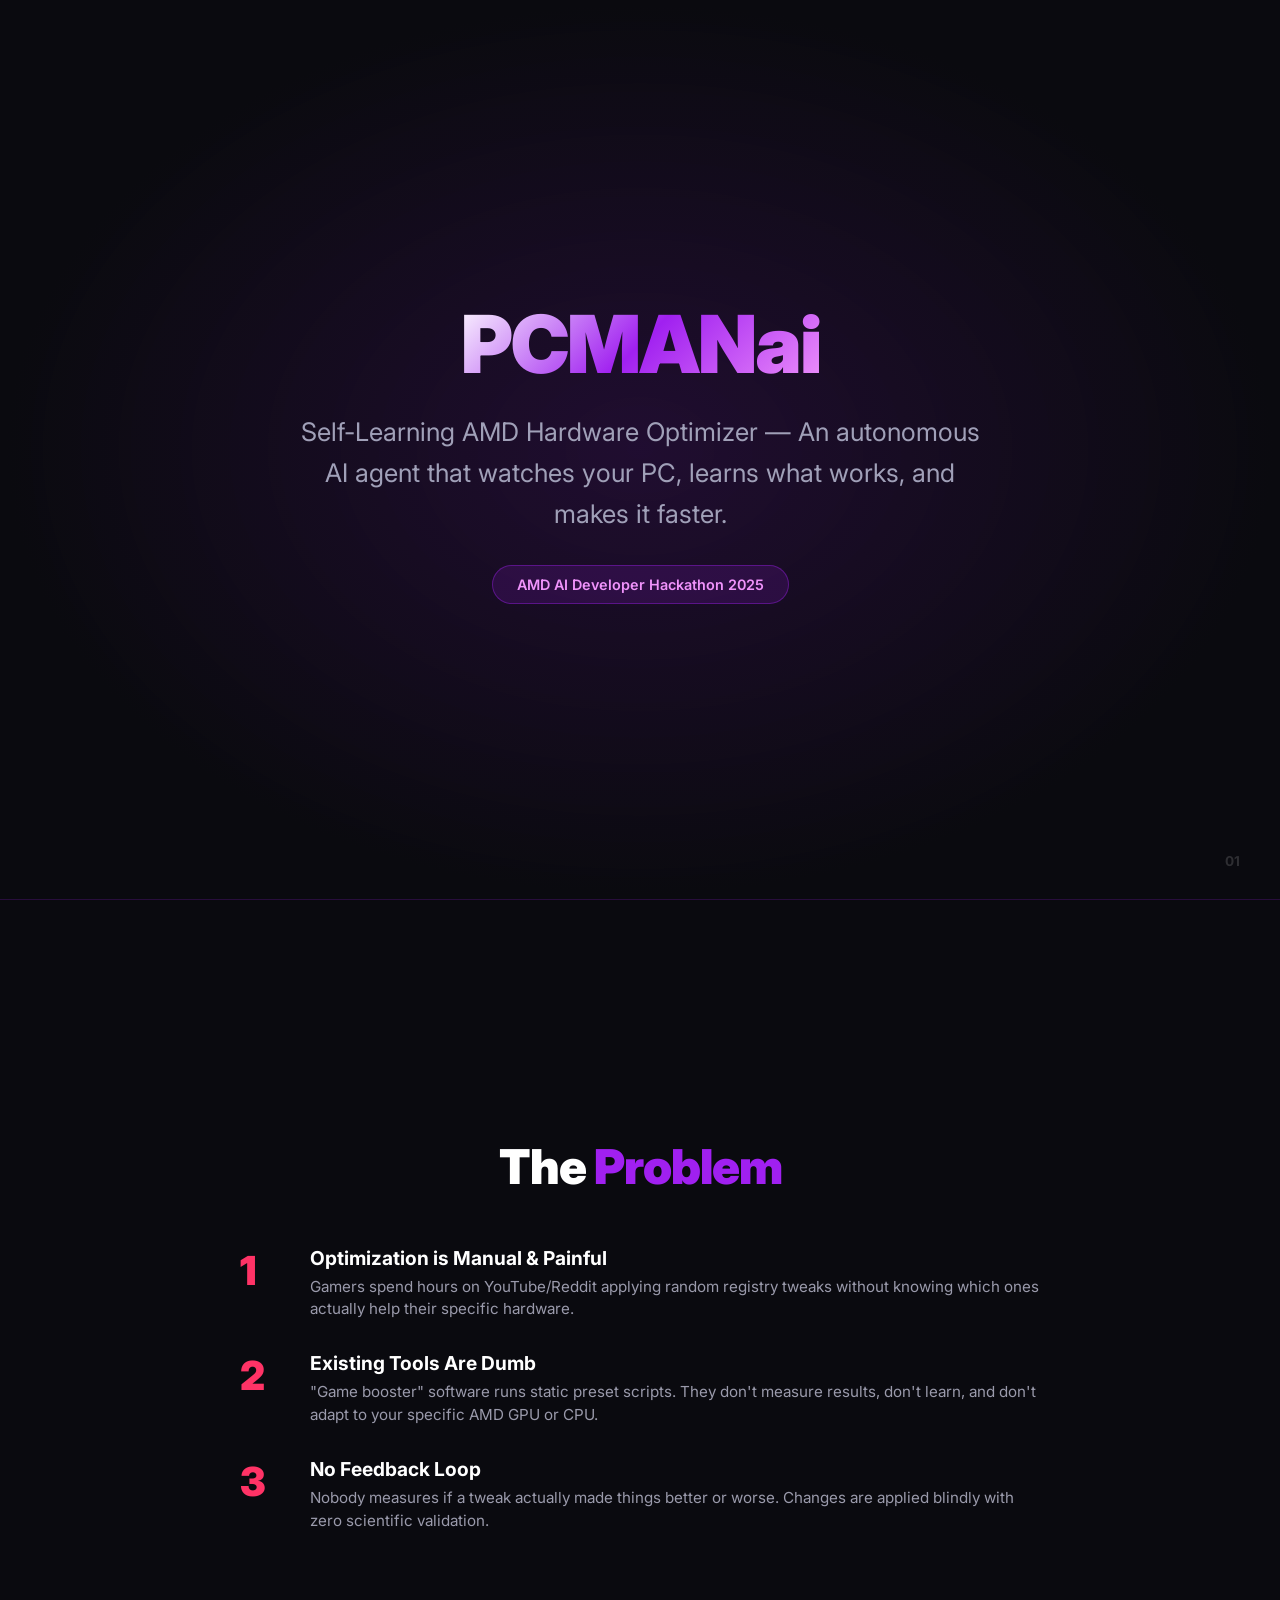
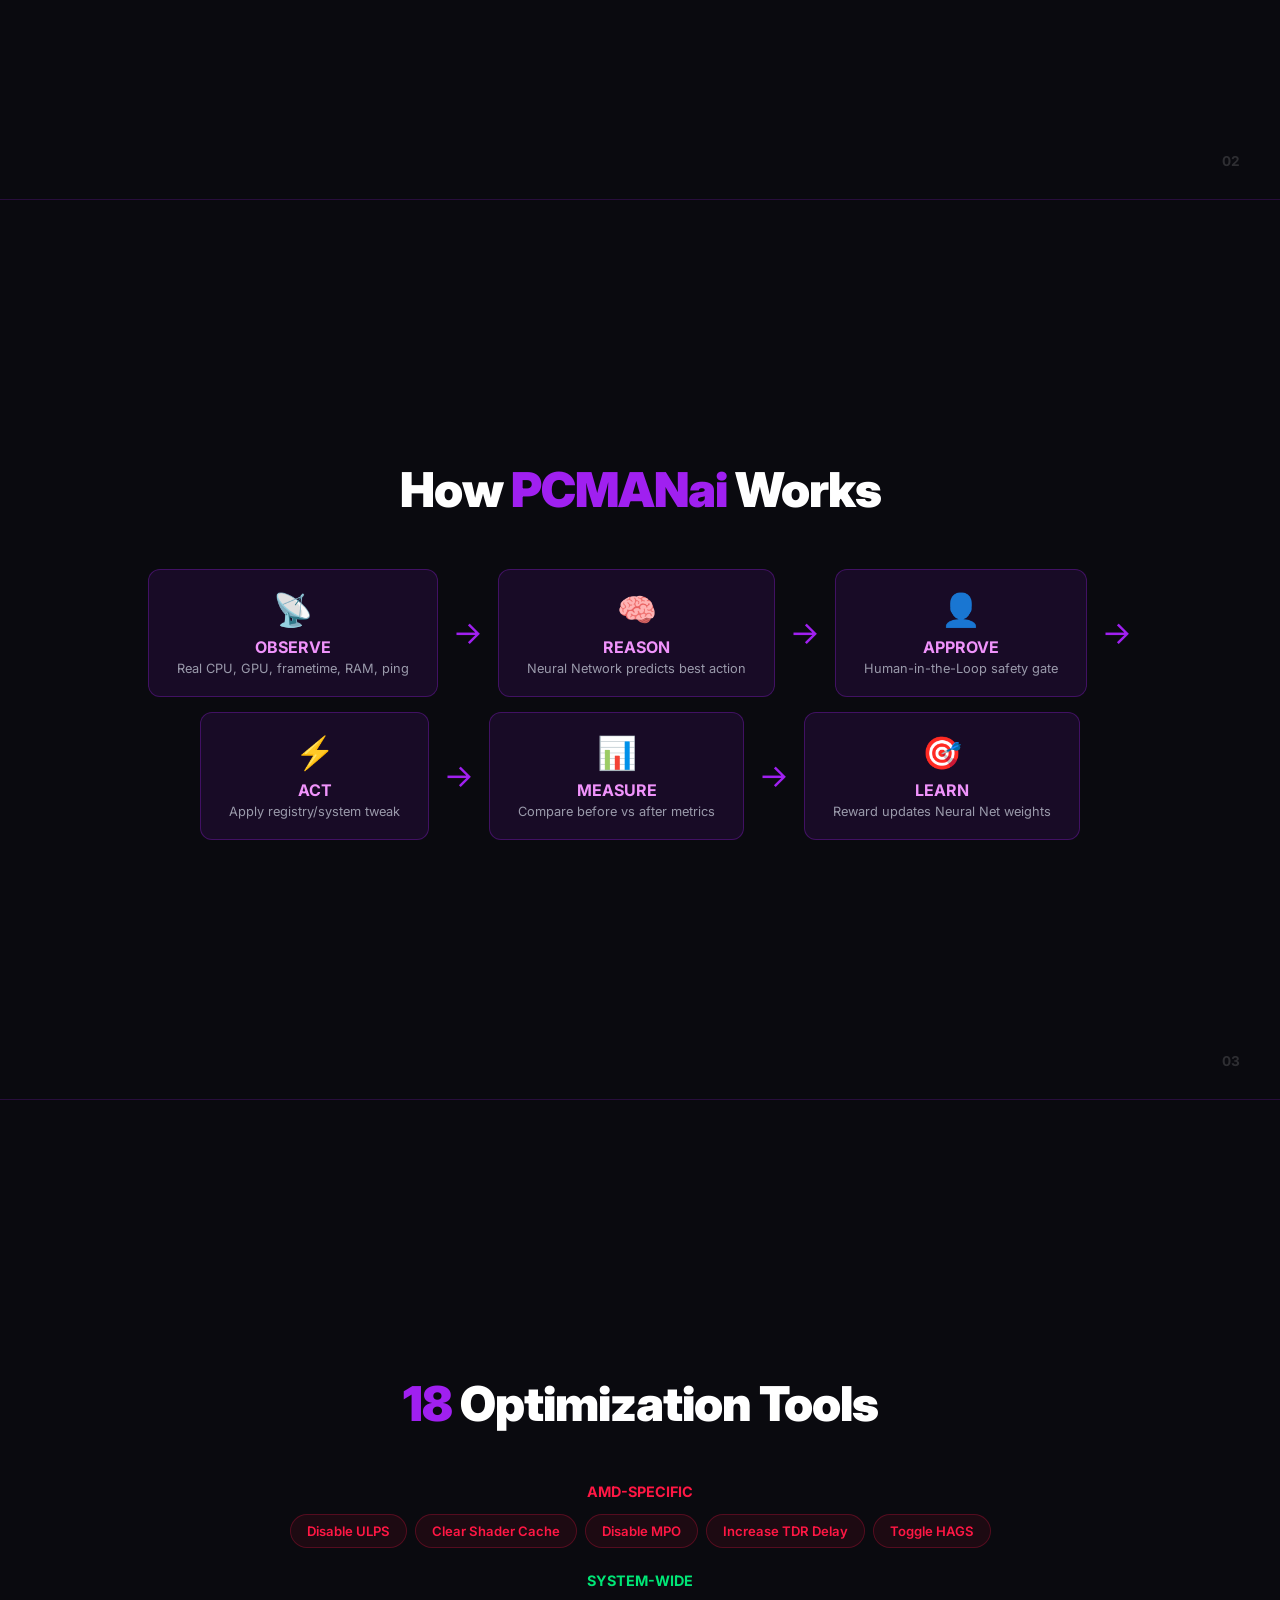
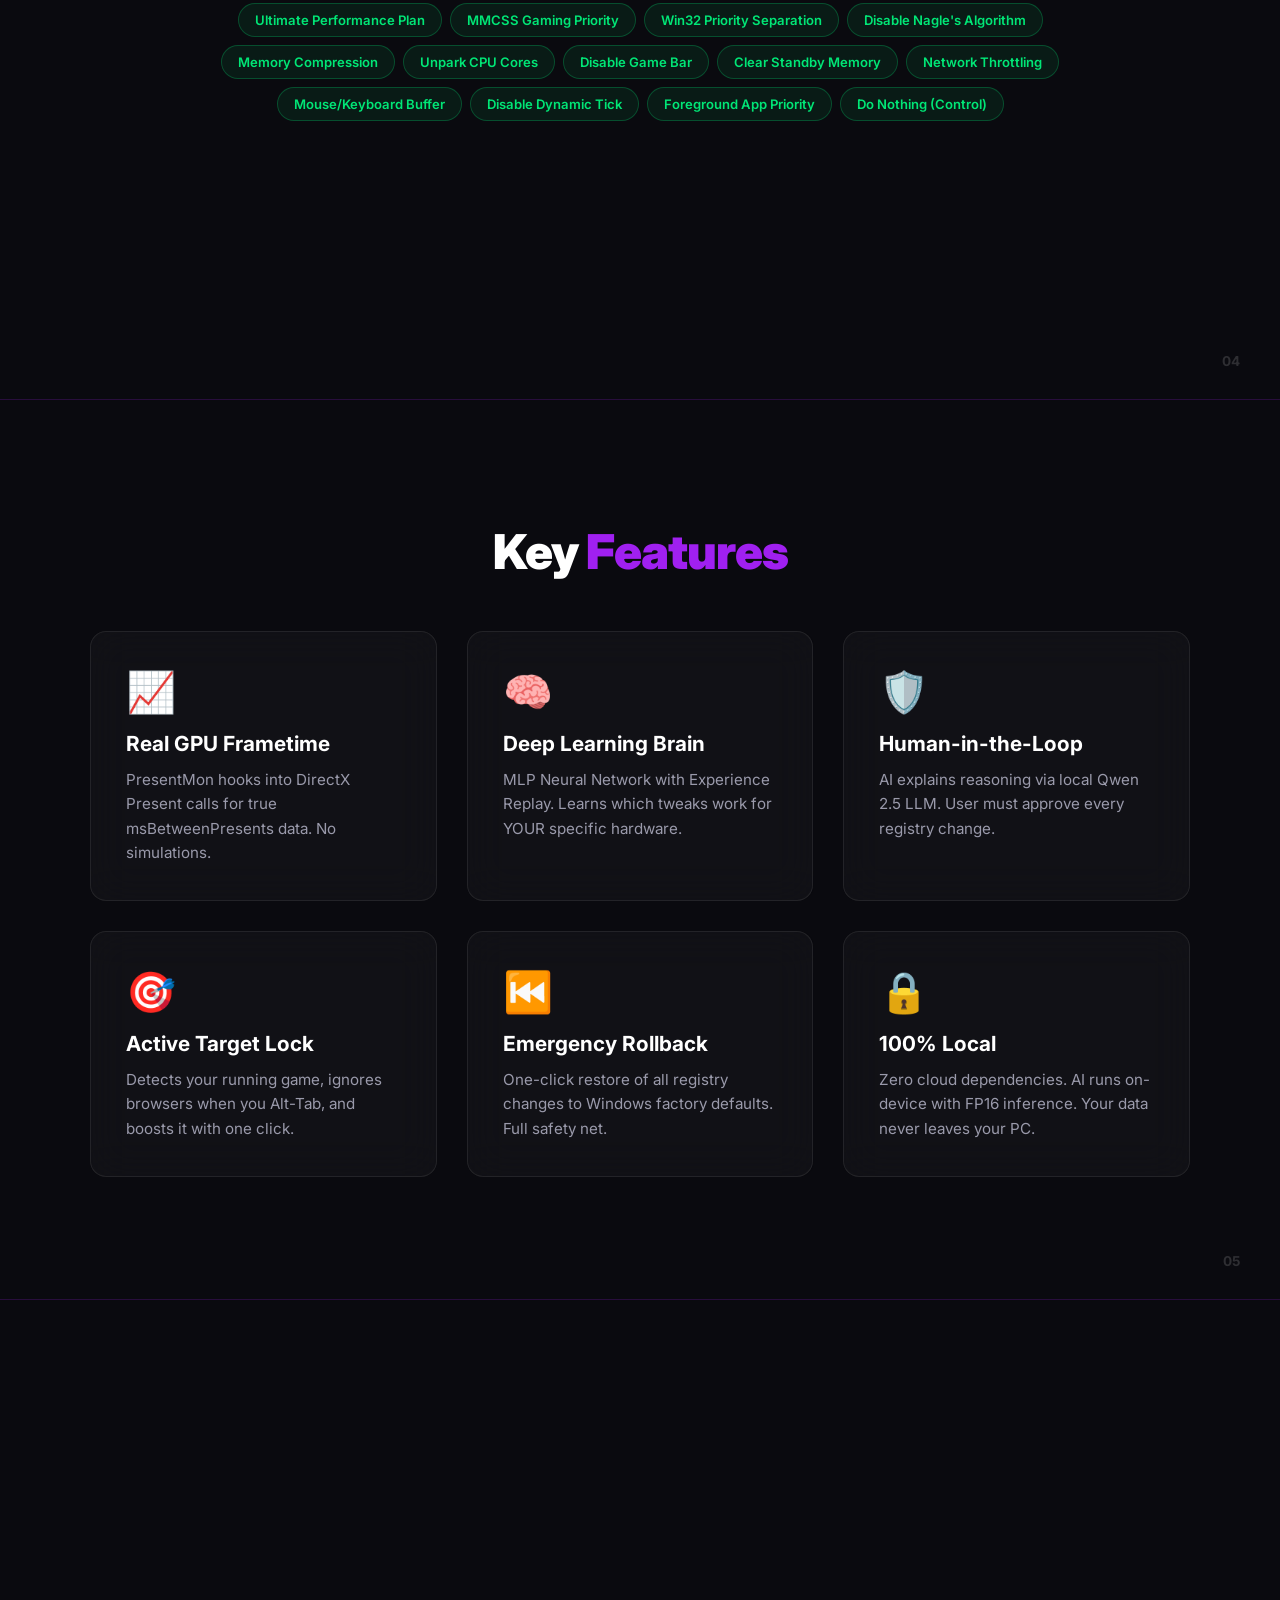
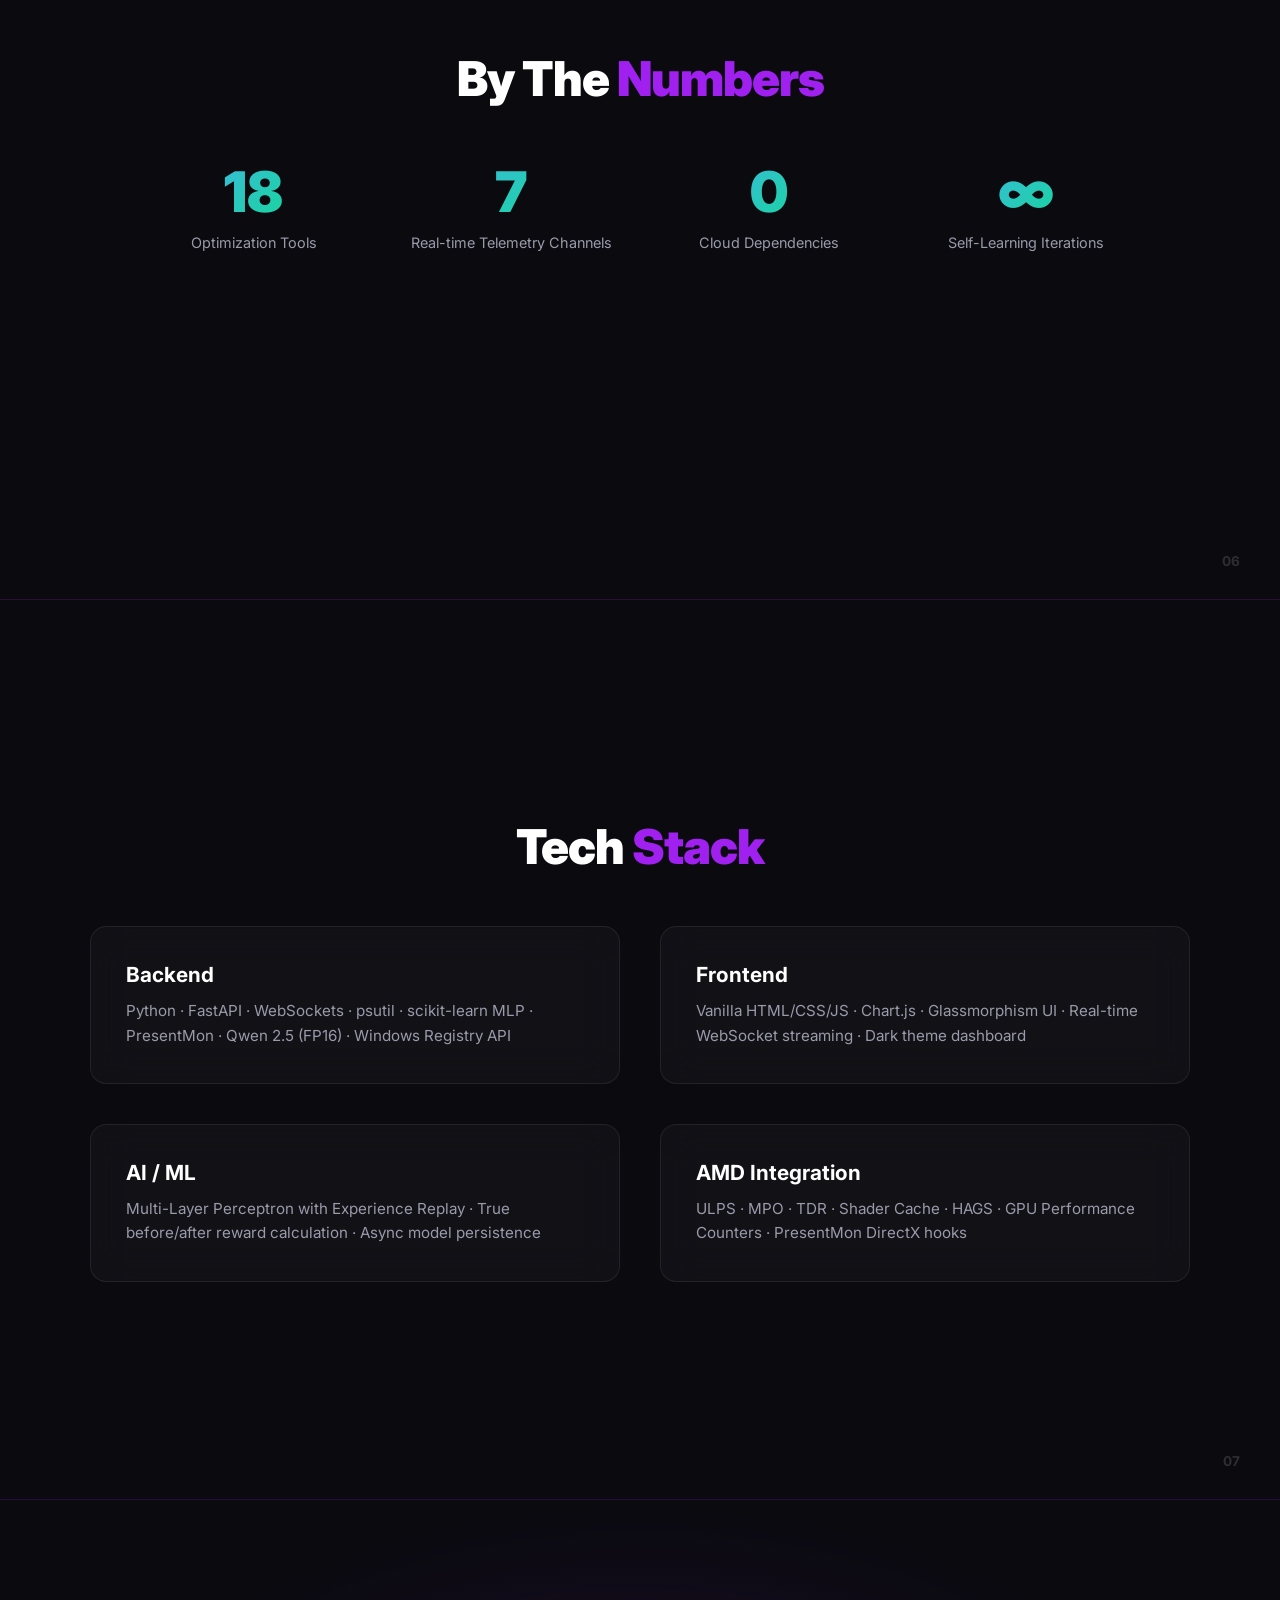
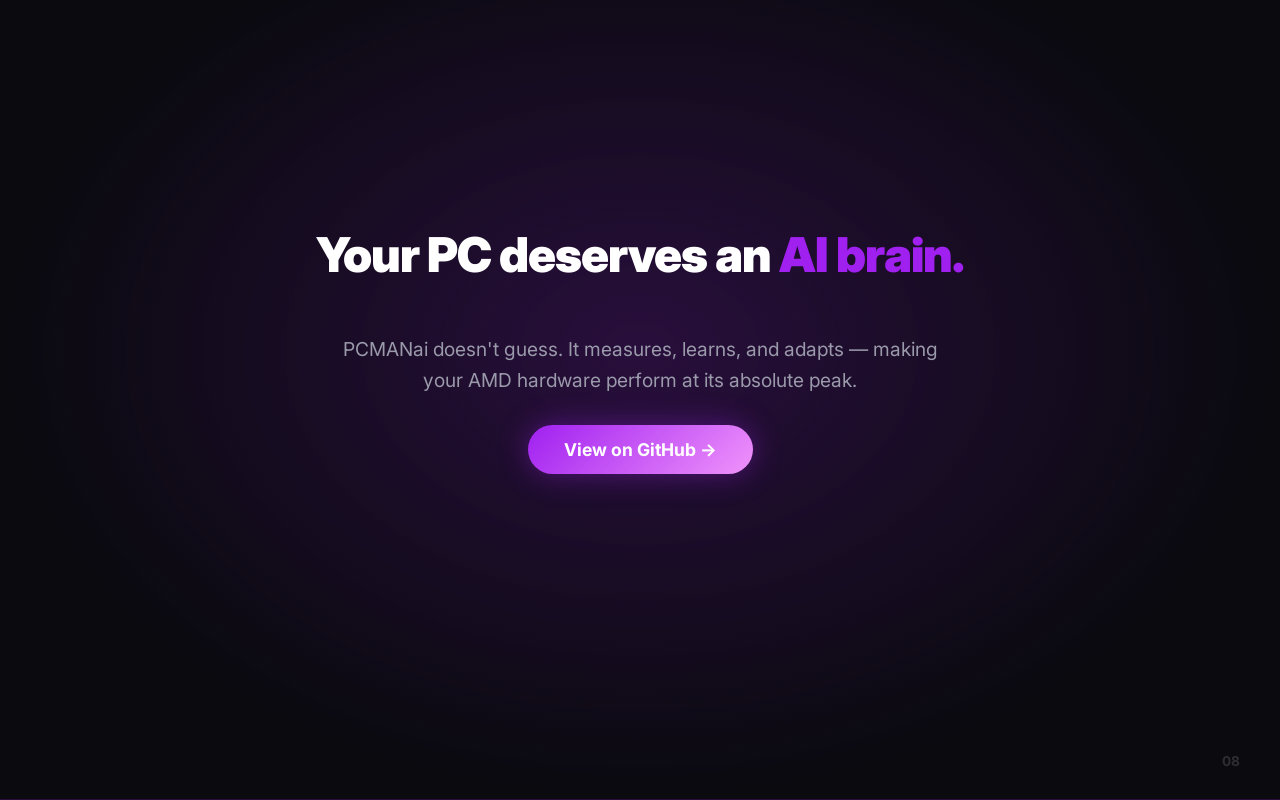
<file: pitch/index.html>
<!DOCTYPE html>
<html lang="en">
<head>
    <meta charset="UTF-8">
    <meta name="viewport" content="width=device-width, initial-scale=1.0">
    <title>PCMANai — Pitch Deck</title>
    <link href="https://fonts.googleapis.com/css2?family=Inter:wght@400;600;700;900&display=swap" rel="stylesheet">
    <style>
        *{margin:0;padding:0;box-sizing:border-box}
        body{font-family:'Inter',sans-serif;background:#0a0a0f;color:#fff;overflow-x:hidden}
        .slide{min-height:100vh;display:flex;flex-direction:column;justify-content:center;align-items:center;padding:60px 80px;position:relative;border-bottom:1px solid rgba(160,32,240,0.2)}
        .slide-title{background:radial-gradient(ellipse at center,rgba(160,32,240,0.15) 0%,#0a0a0f 70%);text-align:center}
        .slide-title h1{font-size:5rem;font-weight:900;background:linear-gradient(135deg,#fff 0%,#a020f0 50%,#f093fb 100%);-webkit-background-clip:text;-webkit-text-fill-color:transparent;margin-bottom:20px;letter-spacing:-2px}
        .slide-title .subtitle{font-size:1.6rem;color:#a0a0b8;font-weight:400;max-width:700px;line-height:1.6}
        .slide-title .badge{display:inline-block;margin-top:30px;padding:10px 24px;background:rgba(160,32,240,0.15);border:1px solid rgba(160,32,240,0.4);border-radius:30px;font-size:0.9rem;color:#f093fb;font-weight:600}
        .slide h2{font-size:3rem;font-weight:900;margin-bottom:50px;text-align:center;letter-spacing:-1px}
        .slide h2 span{color:#a020f0}
        .grid-2{display:grid;grid-template-columns:1fr 1fr;gap:40px;max-width:1100px;width:100%}
        .grid-3{display:grid;grid-template-columns:1fr 1fr 1fr;gap:30px;max-width:1100px;width:100%}
        .card{background:rgba(255,255,255,0.03);backdrop-filter:blur(20px);border:1px solid rgba(255,255,255,0.08);border-radius:16px;padding:35px;transition:transform 0.3s ease}
        .card:hover{transform:translateY(-4px)}
        .card .icon{font-size:2.5rem;margin-bottom:15px}
        .card h3{font-size:1.3rem;font-weight:700;margin-bottom:12px}
        .card p{font-size:0.95rem;color:#9a9aab;line-height:1.6}
        .problem-item{display:flex;align-items:flex-start;gap:20px;margin-bottom:30px}
        .problem-item .num{font-size:2.5rem;font-weight:900;color:#ff3366;min-width:50px}
        .problem-item h3{font-size:1.2rem;margin-bottom:6px}
        .problem-item p{color:#9a9aab;font-size:0.95rem;line-height:1.5}
        .arch-flow{display:flex;align-items:center;gap:15px;max-width:1100px;width:100%;justify-content:center;flex-wrap:wrap}
        .arch-step{background:rgba(160,32,240,0.1);border:1px solid rgba(160,32,240,0.3);border-radius:12px;padding:20px 28px;text-align:center;min-width:160px}
        .arch-step .step-icon{font-size:2rem;margin-bottom:8px}
        .arch-step h4{font-size:1rem;font-weight:700;color:#f093fb}
        .arch-step p{font-size:0.8rem;color:#9a9aab;margin-top:4px}
        .arch-arrow{font-size:2rem;color:#a020f0}
        .tool-tag{display:inline-block;padding:8px 16px;background:rgba(0,230,118,0.08);border:1px solid rgba(0,230,118,0.25);border-radius:20px;font-size:0.82rem;color:#00e676;font-weight:600;margin:4px}
        .tool-tag.amd{background:rgba(255,23,68,0.08);border-color:rgba(255,23,68,0.25);color:#ff1744}
        .stat-grid{display:grid;grid-template-columns:repeat(4,1fr);gap:30px;max-width:1000px;width:100%}
        .stat-box{text-align:center}
        .stat-box .number{font-size:3.5rem;font-weight:900;background:linear-gradient(135deg,#4facfe,#00e676);-webkit-background-clip:text;-webkit-text-fill-color:transparent}
        .stat-box .label{font-size:0.9rem;color:#9a9aab;margin-top:8px}
        .slide-cta{background:radial-gradient(ellipse at center,rgba(160,32,240,0.2) 0%,#0a0a0f 70%);text-align:center}
        .slide-cta p{font-size:1.2rem;color:#9a9aab;max-width:600px;line-height:1.6;margin-bottom:30px}
        .cta-link{display:inline-block;padding:14px 36px;background:linear-gradient(135deg,#a020f0,#f093fb);border-radius:30px;font-weight:700;font-size:1.1rem;color:#fff;text-decoration:none;box-shadow:0 0 30px rgba(160,32,240,0.4)}
        .slide-number{position:absolute;bottom:30px;right:40px;font-size:0.85rem;color:rgba(255,255,255,0.15);font-weight:700}
    </style>
</head>
<body>
    <div class="slide slide-title">
        <h1>PCMANai</h1>
        <p class="subtitle">Self-Learning AMD Hardware Optimizer — An autonomous AI agent that watches your PC, learns what works, and makes it faster.</p>
        <div class="badge">AMD AI Developer Hackathon 2025</div>
        <span class="slide-number">01</span>
    </div>
    <div class="slide">
        <h2>The <span>Problem</span></h2>
        <div style="max-width:800px;width:100%">
            <div class="problem-item"><div class="num">1</div><div><h3>Optimization is Manual & Painful</h3><p>Gamers spend hours on YouTube/Reddit applying random registry tweaks without knowing which ones actually help their specific hardware.</p></div></div>
            <div class="problem-item"><div class="num">2</div><div><h3>Existing Tools Are Dumb</h3><p>"Game booster" software runs static preset scripts. They don't measure results, don't learn, and don't adapt to your specific AMD GPU or CPU.</p></div></div>
            <div class="problem-item"><div class="num">3</div><div><h3>No Feedback Loop</h3><p>Nobody measures if a tweak actually made things better or worse. Changes are applied blindly with zero scientific validation.</p></div></div>
        </div>
        <span class="slide-number">02</span>
    </div>
    <div class="slide">
        <h2>How <span>PCMANai</span> Works</h2>
        <div class="arch-flow">
            <div class="arch-step"><div class="step-icon">📡</div><h4>OBSERVE</h4><p>Real CPU, GPU, frametime, RAM, ping</p></div>
            <div class="arch-arrow">→</div>
            <div class="arch-step"><div class="step-icon">🧠</div><h4>REASON</h4><p>Neural Network predicts best action</p></div>
            <div class="arch-arrow">→</div>
            <div class="arch-step"><div class="step-icon">👤</div><h4>APPROVE</h4><p>Human-in-the-Loop safety gate</p></div>
            <div class="arch-arrow">→</div>
            <div class="arch-step"><div class="step-icon">⚡</div><h4>ACT</h4><p>Apply registry/system tweak</p></div>
            <div class="arch-arrow">→</div>
            <div class="arch-step"><div class="step-icon">📊</div><h4>MEASURE</h4><p>Compare before vs after metrics</p></div>
            <div class="arch-arrow">→</div>
            <div class="arch-step"><div class="step-icon">🎯</div><h4>LEARN</h4><p>Reward updates Neural Net weights</p></div>
        </div>
        <span class="slide-number">03</span>
    </div>
    <div class="slide">
        <h2><span>18</span> Optimization Tools</h2>
        <div style="text-align:center;max-width:900px">
            <div style="margin-bottom:20px"><p style="color:#ff1744;font-weight:700;margin-bottom:10px;font-size:0.9rem">AMD-SPECIFIC</p>
                <span class="tool-tag amd">Disable ULPS</span><span class="tool-tag amd">Clear Shader Cache</span><span class="tool-tag amd">Disable MPO</span><span class="tool-tag amd">Increase TDR Delay</span><span class="tool-tag amd">Toggle HAGS</span>
            </div>
            <div><p style="color:#00e676;font-weight:700;margin-bottom:10px;font-size:0.9rem">SYSTEM-WIDE</p>
                <span class="tool-tag">Ultimate Performance Plan</span><span class="tool-tag">MMCSS Gaming Priority</span><span class="tool-tag">Win32 Priority Separation</span><span class="tool-tag">Disable Nagle's Algorithm</span><span class="tool-tag">Memory Compression</span><span class="tool-tag">Unpark CPU Cores</span><span class="tool-tag">Disable Game Bar</span><span class="tool-tag">Clear Standby Memory</span><span class="tool-tag">Network Throttling</span><span class="tool-tag">Mouse/Keyboard Buffer</span><span class="tool-tag">Disable Dynamic Tick</span><span class="tool-tag">Foreground App Priority</span><span class="tool-tag">Do Nothing (Control)</span>
            </div>
        </div>
        <span class="slide-number">04</span>
    </div>
    <div class="slide">
        <h2>Key <span>Features</span></h2>
        <div class="grid-3">
            <div class="card"><div class="icon">📈</div><h3>Real GPU Frametime</h3><p>PresentMon hooks into DirectX Present calls for true msBetweenPresents data. No simulations.</p></div>
            <div class="card"><div class="icon">🧠</div><h3>Deep Learning Brain</h3><p>MLP Neural Network with Experience Replay. Learns which tweaks work for YOUR specific hardware.</p></div>
            <div class="card"><div class="icon">🛡️</div><h3>Human-in-the-Loop</h3><p>AI explains reasoning via local Qwen 2.5 LLM. User must approve every registry change.</p></div>
            <div class="card"><div class="icon">🎯</div><h3>Active Target Lock</h3><p>Detects your running game, ignores browsers when you Alt-Tab, and boosts it with one click.</p></div>
            <div class="card"><div class="icon">⏮️</div><h3>Emergency Rollback</h3><p>One-click restore of all registry changes to Windows factory defaults. Full safety net.</p></div>
            <div class="card"><div class="icon">🔒</div><h3>100% Local</h3><p>Zero cloud dependencies. AI runs on-device with FP16 inference. Your data never leaves your PC.</p></div>
        </div>
        <span class="slide-number">05</span>
    </div>
    <div class="slide">
        <h2>By The <span>Numbers</span></h2>
        <div class="stat-grid">
            <div class="stat-box"><div class="number">18</div><div class="label">Optimization Tools</div></div>
            <div class="stat-box"><div class="number">7</div><div class="label">Real-time Telemetry Channels</div></div>
            <div class="stat-box"><div class="number">0</div><div class="label">Cloud Dependencies</div></div>
            <div class="stat-box"><div class="number">∞</div><div class="label">Self-Learning Iterations</div></div>
        </div>
        <span class="slide-number">06</span>
    </div>
    <div class="slide">
        <h2>Tech <span>Stack</span></h2>
        <div class="grid-2">
            <div class="card"><h3>Backend</h3><p>Python · FastAPI · WebSockets · psutil · scikit-learn MLP · PresentMon · Qwen 2.5 (FP16) · Windows Registry API</p></div>
            <div class="card"><h3>Frontend</h3><p>Vanilla HTML/CSS/JS · Chart.js · Glassmorphism UI · Real-time WebSocket streaming · Dark theme dashboard</p></div>
            <div class="card"><h3>AI / ML</h3><p>Multi-Layer Perceptron with Experience Replay · True before/after reward calculation · Async model persistence</p></div>
            <div class="card"><h3>AMD Integration</h3><p>ULPS · MPO · TDR · Shader Cache · HAGS · GPU Performance Counters · PresentMon DirectX hooks</p></div>
        </div>
        <span class="slide-number">07</span>
    </div>
    <div class="slide slide-cta">
        <h2>Your PC deserves an <span>AI brain.</span></h2>
        <p>PCMANai doesn't guess. It measures, learns, and adapts — making your AMD hardware perform at its absolute peak.</p>
        <a href="https://github.com/zhonibek/AMD-software" class="cta-link">View on GitHub →</a>
        <span class="slide-number">08</span>
    </div>
</body>
</html>
</file>
